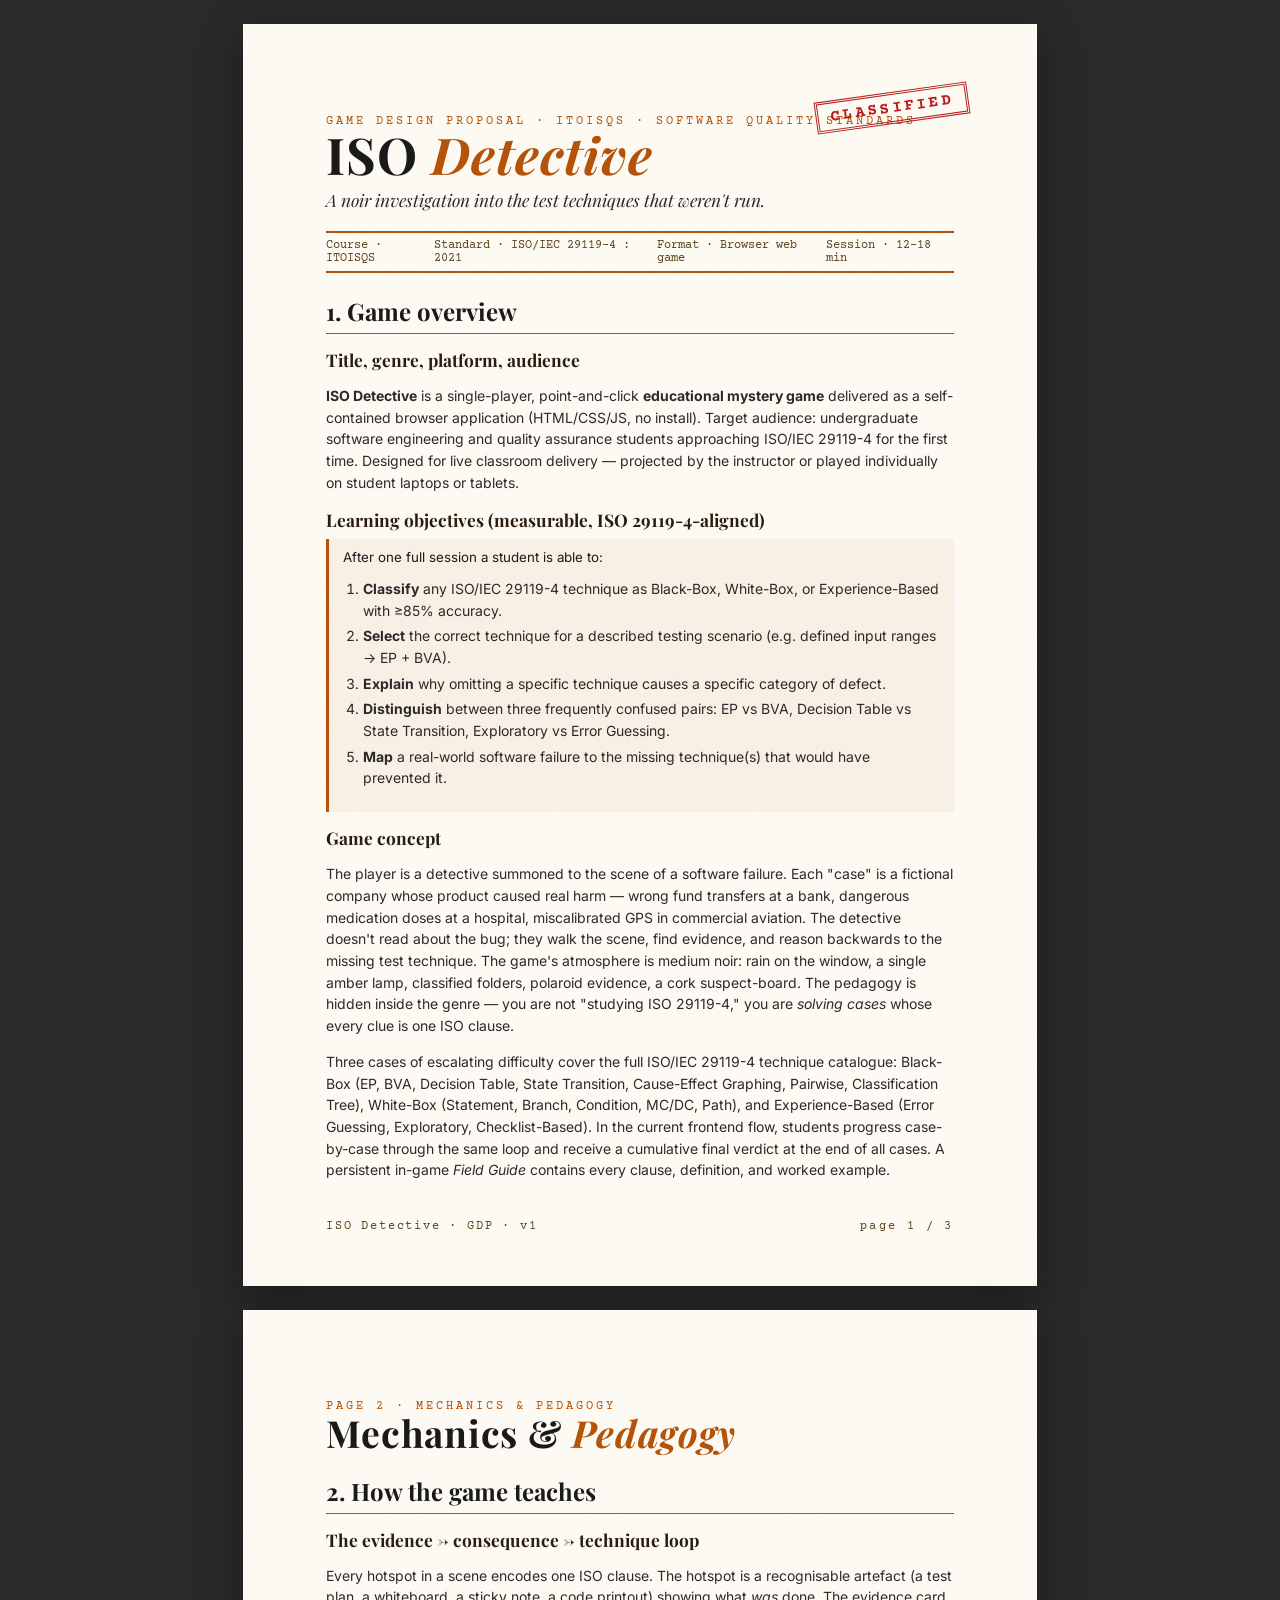
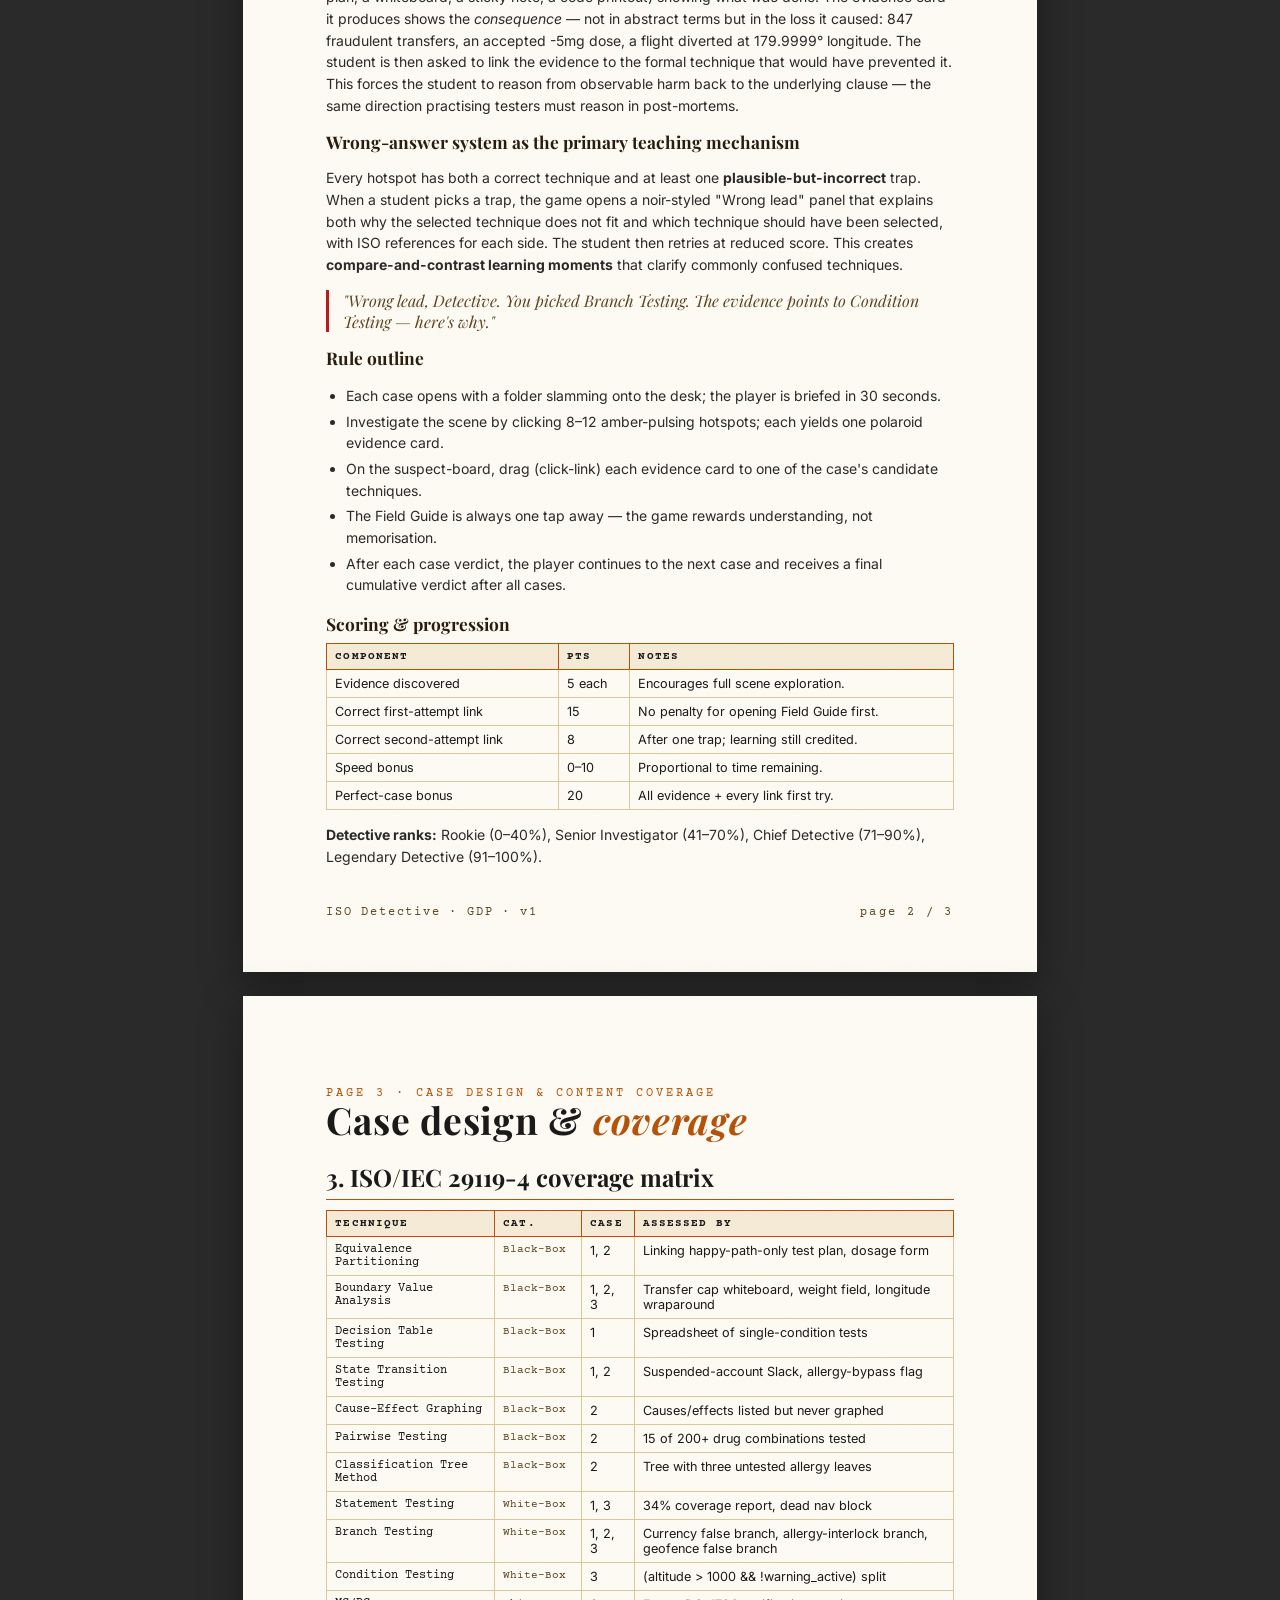
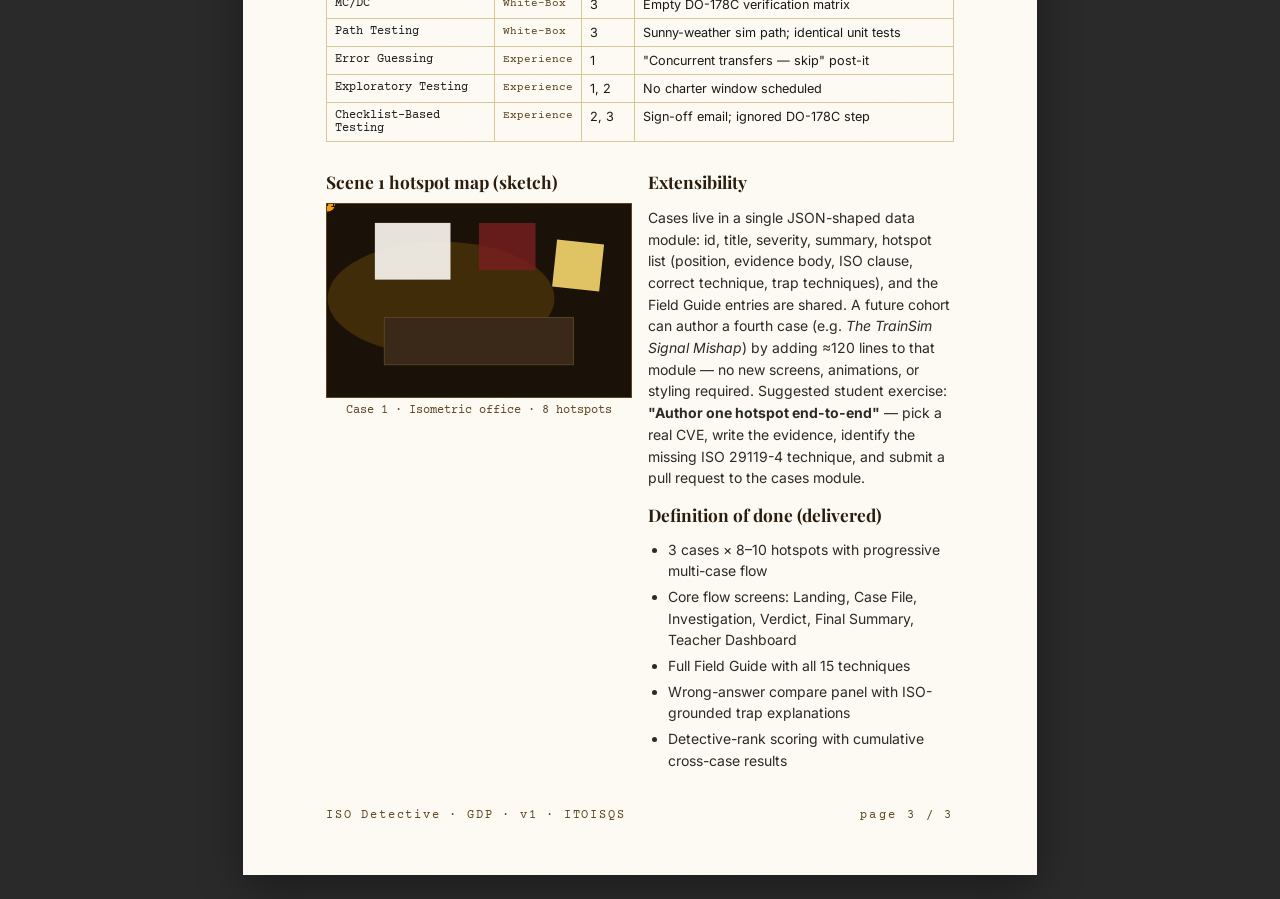
<file: Proposal.html>
<!DOCTYPE html>
<html lang="en">
<head>
<meta charset="UTF-8"/>
<title>ISO Detective — Game Design Proposal</title>
<link href="https://fonts.googleapis.com/css2?family=Playfair+Display:wght@400;700;900&family=Inter:wght@400;500;600;700&family=Courier+Prime&display=swap" rel="stylesheet"/>
<style>
  * { box-sizing: border-box; }
  body { margin: 0; background: #2a2a2a; font-family: 'Inter', sans-serif; color: #1a1a1a; }
  .page { width: 210mm; min-height: 297mm; background: #fdfaf3; margin: 24px auto; padding: 24mm 22mm;
    box-shadow: 0 12px 40px rgba(0,0,0,0.35); position: relative; }
  .page::after { content: ""; position: absolute; inset: 0; pointer-events: none;
    background: url("data:image/svg+xml;utf8,<svg xmlns='http://www.w3.org/2000/svg' width='200' height='200'><filter id='n'><feTurbulence baseFrequency='0.9'/></filter><rect width='100%' height='100%' filter='url(%23n)' opacity='0.4'/></svg>");
    opacity: 0.04; mix-blend-mode: multiply; }
  h1, h2, h3 { font-family: 'Playfair Display', serif; }
  h1 { font-size: 38pt; margin: 0; line-height: 1.05; letter-spacing: 0.02em; }
  h1 em { color: #b45309; font-style: italic; }
  h2 { font-size: 18pt; margin: 22px 0 10px; border-bottom: 1px solid #b45309; padding-bottom: 6px; }
  h3 { font-size: 13pt; margin: 14px 0 4px; color: #2a1d0e; }
  p, li { font-size: 10.5pt; line-height: 1.55; color: #2a2a2a; }
  .eyebrow { font-family: 'Courier Prime', monospace; color: #b45309; font-size: 9pt;
    letter-spacing: 0.25em; text-transform: uppercase; }
  .meta { display: flex; justify-content: space-between; margin-top: 12px;
    font-family: 'Courier Prime', monospace; font-size: 9pt; color: #5b4520;
    border-top: 2px double #b45309; border-bottom: 2px double #b45309; padding: 6px 0; }
  .pno { position: absolute; bottom: 14mm; right: 22mm; font-family: 'Courier Prime', monospace;
    font-size: 9pt; color: #5b4520; letter-spacing: 0.2em; }
  .footer { position: absolute; bottom: 14mm; left: 22mm; font-family: 'Courier Prime', monospace;
    font-size: 9pt; color: #5b4520; letter-spacing: 0.15em; }
  .stamp { position: absolute; top: 18mm; right: 18mm; transform: rotate(-8deg);
    font-family: 'Courier Prime', monospace; font-weight: 700; color: #b91c1c;
    border: 3px double #b91c1c; padding: 4px 12px; font-size: 12pt; letter-spacing: 0.15em; }
  table { width: 100%; border-collapse: collapse; margin: 8px 0 14px; font-size: 9.5pt; }
  th { text-align: left; background: #f4ead6; border: 1px solid #b45309; padding: 6px 8px;
    font-family: 'Courier Prime', monospace; font-size: 8.5pt; letter-spacing: 0.1em; text-transform: uppercase; }
  td { border: 1px solid #d6c898; padding: 6px 8px; vertical-align: top; }
  td.tech { font-family: 'Courier Prime', monospace; font-size: 9pt; }
  td.cat { font-family: 'Courier Prime', monospace; font-size: 8.5pt; color: #5b4520; }
  .bullets { padding-left: 20px; }
  .bullets li { margin-bottom: 4px; }
  .obj { background: rgba(180, 83, 9, 0.06); border-left: 3px solid #b45309; padding: 10px 14px;
    margin: 8px 0; font-size: 10pt; }
  .quote { font-family: 'Playfair Display', serif; font-style: italic; font-size: 12pt;
    color: #5b4520; margin: 12px 0; padding-left: 14px; border-left: 3px solid #b91c1c; }
  .grid2 { display: grid; grid-template-columns: 1fr 1fr; gap: 16px; }
  .scene-sketch { border: 1px solid #5b4520; background: #1a1209; aspect-ratio: 16/10;
    position: relative; margin: 10px 0 6px; }
  .caption { font-family: 'Courier Prime', monospace; font-size: 9pt; color: #5b4520;
    text-align: center; }
  @media print {
    body { background: #fff; }
    .page { box-shadow: none; margin: 0; }
    @page { size: A4; margin: 0; }
  }
</style>
</head>
<body>

<!-- PAGE 1 -->
<div class="page">
  <div class="stamp">CLASSIFIED</div>
  <div class="eyebrow">GAME DESIGN PROPOSAL · ITOISQS · SOFTWARE QUALITY STANDARDS</div>
  <h1>ISO <em>Detective</em></h1>
  <p style="font-family:'Playfair Display',serif;font-style:italic;font-size:13pt;margin-top:6px;">A noir investigation into the test techniques that weren't run.</p>
  <div class="meta">
    <span>Course · ITOISQS</span>
    <span>Standard · ISO/IEC 29119-4 : 2021</span>
    <span>Format · Browser web game</span>
    <span>Session · 12–18 min</span>
  </div>

  <h2>1. Game overview</h2>
  <h3>Title, genre, platform, audience</h3>
  <p><b>ISO Detective</b> is a single-player, point-and-click <b>educational mystery game</b> delivered as a self-contained browser application (HTML/CSS/JS, no install). Target audience: undergraduate software engineering and quality assurance students approaching ISO/IEC 29119-4 for the first time. Designed for live classroom delivery — projected by the instructor or played individually on student laptops or tablets.</p>

  <h3>Learning objectives (measurable, ISO 29119-4-aligned)</h3>
  <div class="obj">After one full session a student is able to:
    <ol class="bullets">
      <li><b>Classify</b> any ISO/IEC 29119-4 technique as Black-Box, White-Box, or Experience-Based with ≥85% accuracy.</li>
      <li><b>Select</b> the correct technique for a described testing scenario (e.g. defined input ranges → EP + BVA).</li>
      <li><b>Explain</b> why omitting a specific technique causes a specific category of defect.</li>
      <li><b>Distinguish</b> between three frequently confused pairs: EP vs BVA, Decision Table vs State Transition, Exploratory vs Error Guessing.</li>
      <li><b>Map</b> a real-world software failure to the missing technique(s) that would have prevented it.</li>
    </ol>
  </div>

  <h3>Game concept</h3>
  <p>The player is a detective summoned to the scene of a software failure. Each "case" is a fictional company whose product caused real harm — wrong fund transfers at a bank, dangerous medication doses at a hospital, miscalibrated GPS in commercial aviation. The detective doesn't read about the bug; they walk the scene, find evidence, and reason backwards to the missing test technique. The game's atmosphere is medium noir: rain on the window, a single amber lamp, classified folders, polaroid evidence, a cork suspect-board. The pedagogy is hidden inside the genre — you are not "studying ISO 29119-4," you are <i>solving cases</i> whose every clue is one ISO clause.</p>
  <p>Three cases of escalating difficulty cover the full ISO/IEC 29119-4 technique catalogue: Black-Box (EP, BVA, Decision Table, State Transition, Cause-Effect Graphing, Pairwise, Classification Tree), White-Box (Statement, Branch, Condition, MC/DC, Path), and Experience-Based (Error Guessing, Exploratory, Checklist-Based). In the current frontend flow, students progress case-by-case through the same loop and receive a cumulative final verdict at the end of all cases. A persistent in-game <i>Field Guide</i> contains every clause, definition, and worked example.</p>

  <div class="footer">ISO Detective · GDP · v1</div>
  <div class="pno">page 1 / 3</div>
</div>

<!-- PAGE 2 -->
<div class="page">
  <div class="eyebrow">PAGE 2 · MECHANICS &amp; PEDAGOGY</div>
  <h1 style="font-size:28pt;">Mechanics &amp; <em>Pedagogy</em></h1>

  <h2>2. How the game teaches</h2>
  <h3>The evidence → consequence → technique loop</h3>
  <p>Every hotspot in a scene encodes one ISO clause. The hotspot is a recognisable artefact (a test plan, a whiteboard, a sticky note, a code printout) showing what <i>was</i> done. The evidence card it produces shows the <i>consequence</i> — not in abstract terms but in the loss it caused: 847 fraudulent transfers, an accepted -5mg dose, a flight diverted at 179.9999° longitude. The student is then asked to link the evidence to the formal technique that would have prevented it. This forces the student to reason from observable harm back to the underlying clause — the same direction practising testers must reason in post-mortems.</p>

  <h3>Wrong-answer system as the primary teaching mechanism</h3>
  <p>Every hotspot has both a correct technique and at least one <b>plausible-but-incorrect</b> trap. When a student picks a trap, the game opens a noir-styled "Wrong lead" panel that explains both why the selected technique does not fit and which technique should have been selected, with ISO references for each side. The student then retries at reduced score. This creates <b>compare-and-contrast learning moments</b> that clarify commonly confused techniques.</p>
  <div class="quote">"Wrong lead, Detective. You picked Branch Testing. The evidence points to Condition Testing — here's why."</div>

  <h3>Rule outline</h3>
  <ul class="bullets">
    <li>Each case opens with a folder slamming onto the desk; the player is briefed in 30 seconds.</li>
    <li>Investigate the scene by clicking 8–12 amber-pulsing hotspots; each yields one polaroid evidence card.</li>
    <li>On the suspect-board, drag (click-link) each evidence card to one of the case's candidate techniques.</li>
    <li>The Field Guide is always one tap away — the game rewards understanding, not memorisation.</li>
    <li>After each case verdict, the player continues to the next case and receives a final cumulative verdict after all cases.</li>
  </ul>

  <h3>Scoring &amp; progression</h3>
  <table>
    <tr><th>Component</th><th>Pts</th><th>Notes</th></tr>
    <tr><td>Evidence discovered</td><td>5 each</td><td>Encourages full scene exploration.</td></tr>
    <tr><td>Correct first-attempt link</td><td>15</td><td>No penalty for opening Field Guide first.</td></tr>
    <tr><td>Correct second-attempt link</td><td>8</td><td>After one trap; learning still credited.</td></tr>
    <tr><td>Speed bonus</td><td>0–10</td><td>Proportional to time remaining.</td></tr>
    <tr><td>Perfect-case bonus</td><td>20</td><td>All evidence + every link first try.</td></tr>
  </table>
  <p><b>Detective ranks:</b> Rookie (0–40%), Senior Investigator (41–70%), Chief Detective (71–90%), Legendary Detective (91–100%).</p>

  <div class="footer">ISO Detective · GDP · v1</div>
  <div class="pno">page 2 / 3</div>
</div>

<!-- PAGE 3 -->
<div class="page">
  <div class="eyebrow">PAGE 3 · CASE DESIGN &amp; CONTENT COVERAGE</div>
  <h1 style="font-size:28pt;">Case design &amp; <em>coverage</em></h1>

  <h2>3. ISO/IEC 29119-4 coverage matrix</h2>
  <table>
    <tr><th>Technique</th><th>Cat.</th><th>Case</th><th>Assessed by</th></tr>
    <tr><td class="tech">Equivalence Partitioning</td><td class="cat">Black-Box</td><td>1, 2</td><td>Linking happy-path-only test plan, dosage form</td></tr>
    <tr><td class="tech">Boundary Value Analysis</td><td class="cat">Black-Box</td><td>1, 2, 3</td><td>Transfer cap whiteboard, weight field, longitude wraparound</td></tr>
    <tr><td class="tech">Decision Table Testing</td><td class="cat">Black-Box</td><td>1</td><td>Spreadsheet of single-condition tests</td></tr>
    <tr><td class="tech">State Transition Testing</td><td class="cat">Black-Box</td><td>1, 2</td><td>Suspended-account Slack, allergy-bypass flag</td></tr>
    <tr><td class="tech">Cause-Effect Graphing</td><td class="cat">Black-Box</td><td>2</td><td>Causes/effects listed but never graphed</td></tr>
    <tr><td class="tech">Pairwise Testing</td><td class="cat">Black-Box</td><td>2</td><td>15 of 200+ drug combinations tested</td></tr>
    <tr><td class="tech">Classification Tree Method</td><td class="cat">Black-Box</td><td>2</td><td>Tree with three untested allergy leaves</td></tr>
    <tr><td class="tech">Statement Testing</td><td class="cat">White-Box</td><td>1, 3</td><td>34% coverage report, dead nav block</td></tr>
    <tr><td class="tech">Branch Testing</td><td class="cat">White-Box</td><td>1, 2, 3</td><td>Currency false branch, allergy-interlock branch, geofence false branch</td></tr>
    <tr><td class="tech">Condition Testing</td><td class="cat">White-Box</td><td>3</td><td>(altitude &gt; 1000 &amp;&amp; !warning_active) split</td></tr>
    <tr><td class="tech">MC/DC</td><td class="cat">White-Box</td><td>3</td><td>Empty DO-178C verification matrix</td></tr>
    <tr><td class="tech">Path Testing</td><td class="cat">White-Box</td><td>3</td><td>Sunny-weather sim path; identical unit tests</td></tr>
    <tr><td class="tech">Error Guessing</td><td class="cat">Experience</td><td>1</td><td>"Concurrent transfers — skip" post-it</td></tr>
    <tr><td class="tech">Exploratory Testing</td><td class="cat">Experience</td><td>1, 2</td><td>No charter window scheduled</td></tr>
    <tr><td class="tech">Checklist-Based Testing</td><td class="cat">Experience</td><td>2, 3</td><td>Sign-off email; ignored DO-178C step</td></tr>
  </table>

  <div class="grid2">
    <div>
      <h3>Scene 1 hotspot map (sketch)</h3>
      <div class="scene-sketch">
        <svg viewBox="0 0 320 200" style="width:100%;height:100%;">
          <rect width="320" height="200" fill="#1a1209"/>
          <ellipse cx="120" cy="100" rx="120" ry="60" fill="#F59E0B" opacity="0.18"/>
          <rect x="60" y="120" width="200" height="50" fill="#3a2818" stroke="#5b4520"/>
          <rect x="50" y="20" width="80" height="60" fill="#fdfaf3" opacity="0.9"/>
          <rect x="160" y="20" width="60" height="50" fill="#7a1f1f" opacity="0.8"/>
          <rect x="240" y="40" width="50" height="50" fill="#f5d76e" opacity="0.9" transform="rotate(6 265 65)"/>
          {[
            {x:18,y:62},{x:42,y:28},{x:64,y:71},{x:78,y:42},
            {x:28,y:38},{x:8,y:22},{x:56,y:18},{x:88,y:78}
          ].map((p,i)=>(
            <g key={i} transform={`translate(${p.x*3.2} ${p.y*2})`}>
              <circle r="8" fill="#F59E0B"/>
              <text y="3" text-anchor="middle" font-family="monospace" font-size="10" fill="#1a1209" font-weight="700">{i+1}</text>
            </g>
          ))}
        </svg>
      </div>
      <div class="caption">Case 1 · Isometric office · 8 hotspots</div>
    </div>
    <div>
      <h3>Extensibility</h3>
      <p>Cases live in a single JSON-shaped data module: id, title, severity, summary, hotspot list (position, evidence body, ISO clause, correct technique, trap techniques), and the Field Guide entries are shared. A future cohort can author a fourth case (e.g. <i>The TrainSim Signal Mishap</i>) by adding ≈120 lines to that module — no new screens, animations, or styling required. Suggested student exercise: <b>"Author one hotspot end-to-end"</b> — pick a real CVE, write the evidence, identify the missing ISO 29119-4 technique, and submit a pull request to the cases module.</p>

      <h3>Definition of done (delivered)</h3>
      <ul class="bullets" style="font-size:9.5pt;">
        <li>3 cases × 8–10 hotspots with progressive multi-case flow</li>
        <li>Core flow screens: Landing, Case File, Investigation, Verdict, Final Summary, Teacher Dashboard</li>
        <li>Full Field Guide with all 15 techniques</li>
        <li>Wrong-answer compare panel with ISO-grounded trap explanations</li>
        <li>Detective-rank scoring with cumulative cross-case results</li>
      </ul>
    </div>
  </div>

  <div class="footer">ISO Detective · GDP · v1 · ITOISQS</div>
  <div class="pno">page 3 / 3</div>
</div>

</body>
</html>
</file>
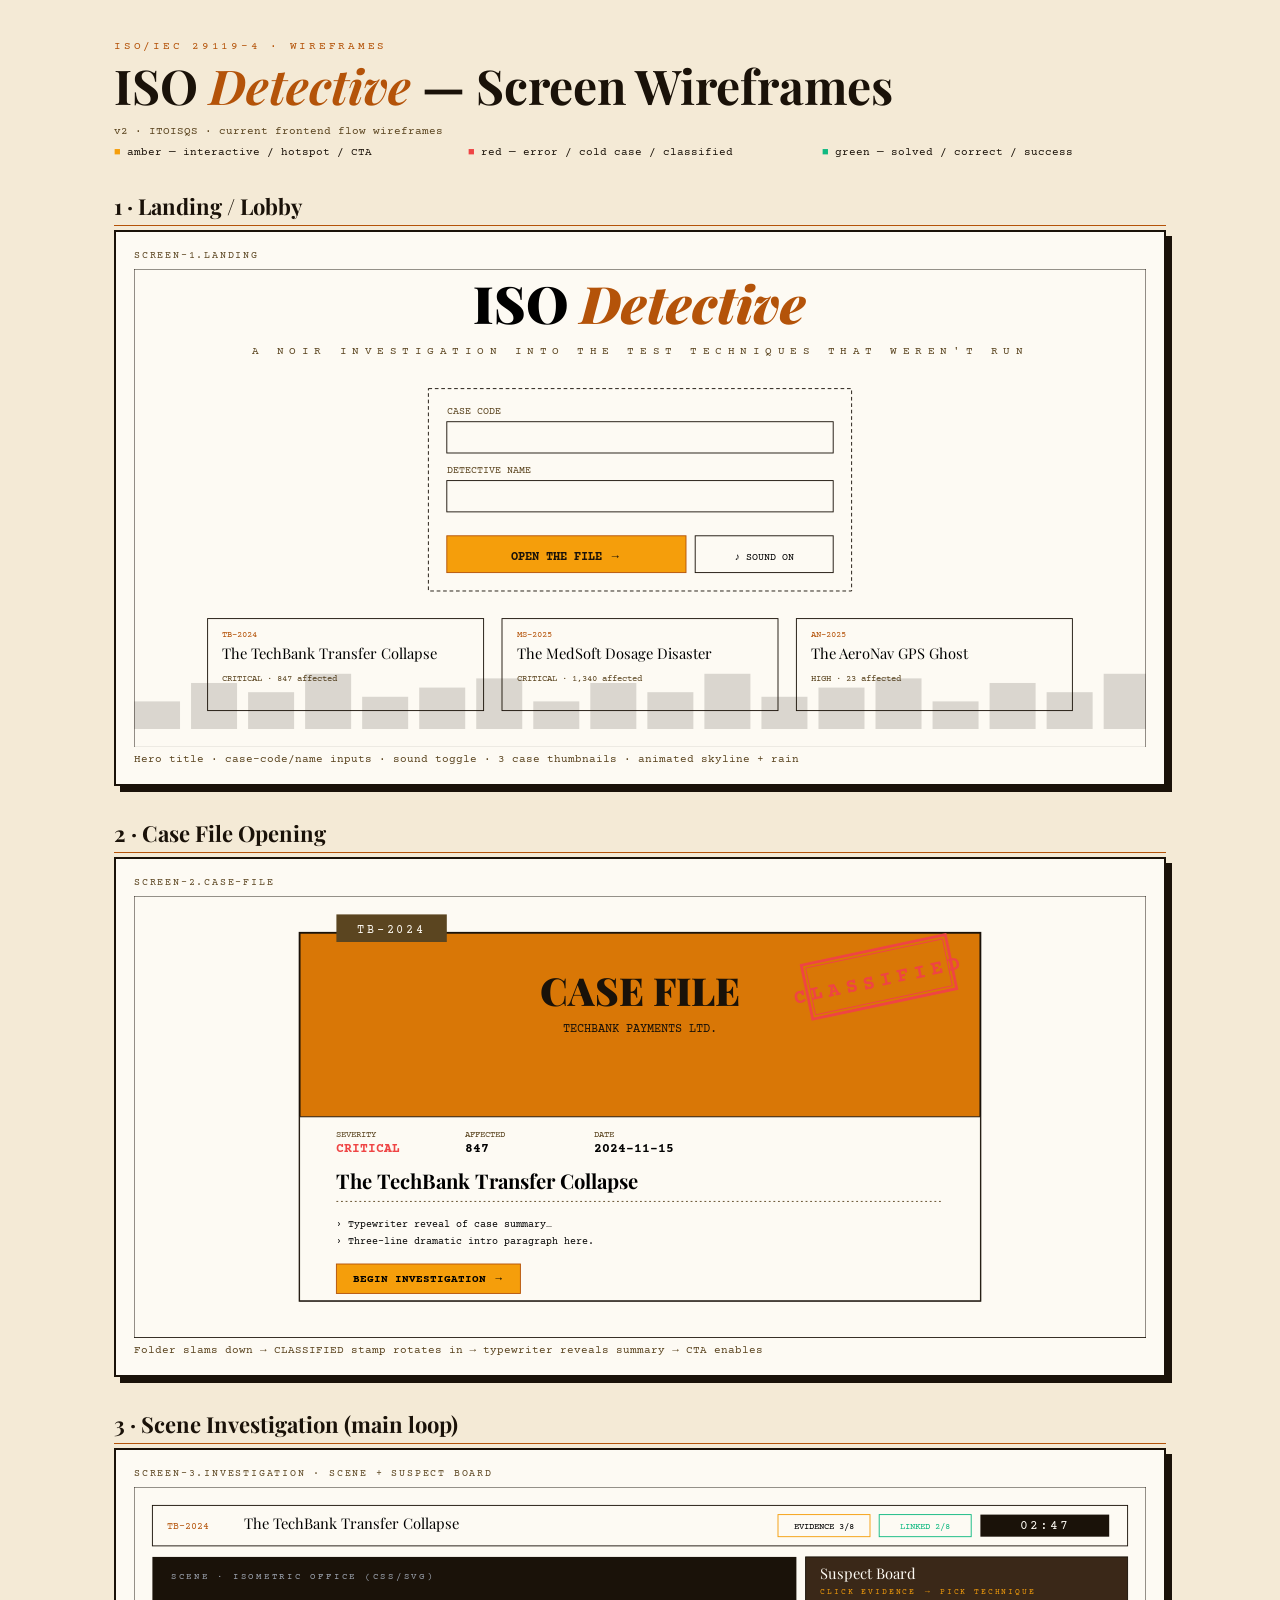
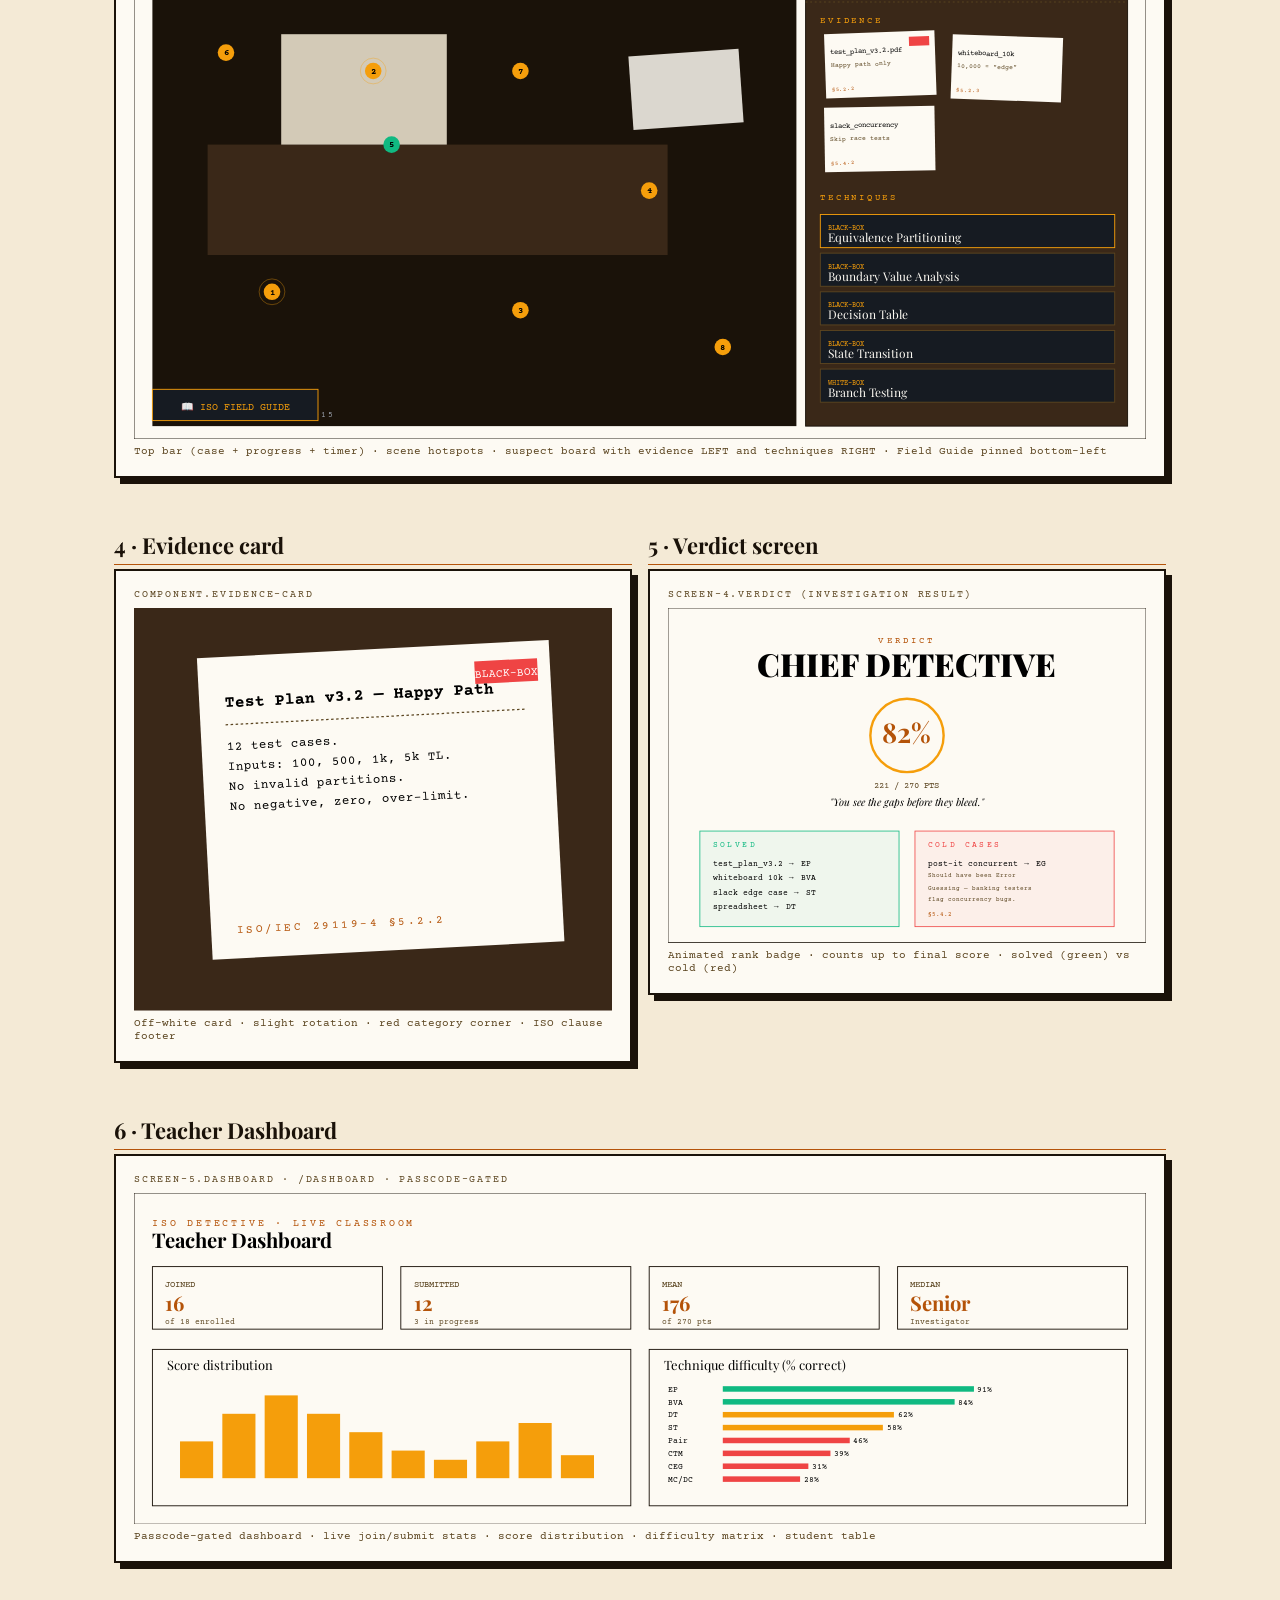
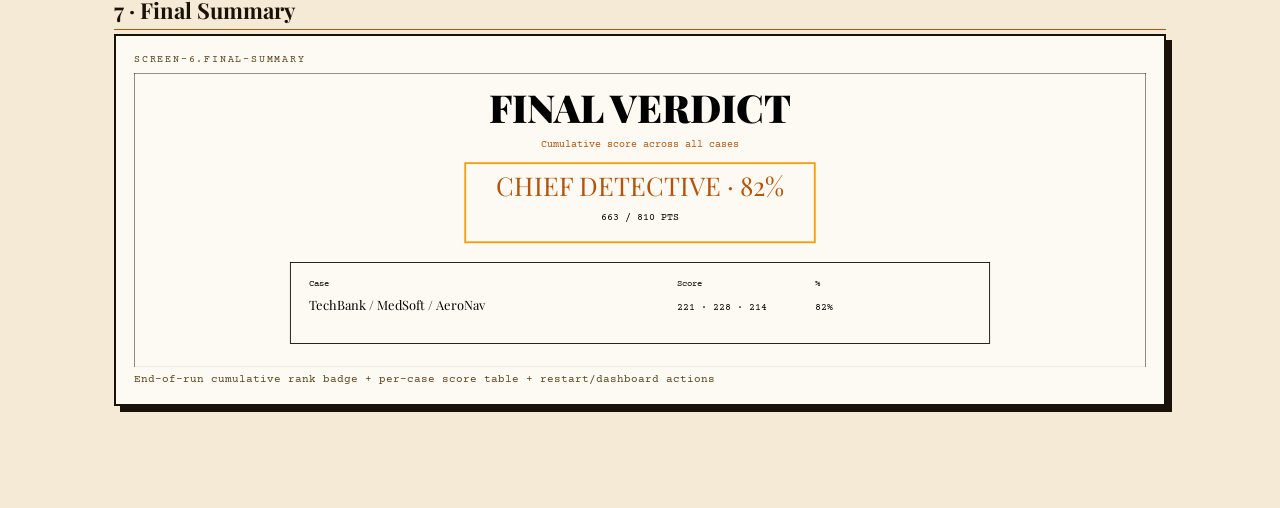
<file: Wireframes.html>
<!DOCTYPE html>
<html lang="en">
<head>
<meta charset="UTF-8"/>
<title>ISO Detective — Wireframes</title>
<link href="https://fonts.googleapis.com/css2?family=Playfair+Display:wght@700;900&family=Inter:wght@400;500;600&family=Courier+Prime&display=swap" rel="stylesheet"/>
<style>
  * { box-sizing: border-box; }
  body { margin: 0; background: #f4ead6; font-family: 'Inter', sans-serif; color: #1a1209; }
  .wrap { max-width: 1100px; margin: 0 auto; padding: 40px 24px 80px; }
  h1 { font-family: 'Playfair Display', serif; font-size: 48px; margin: 0 0 8px; }
  h1 em { color: #b45309; font-style: italic; }
  h2 { font-family: 'Playfair Display', serif; font-size: 22px; margin: 32px 0 4px;
    border-bottom: 1px solid #b45309; padding-bottom: 4px; }
  .eyebrow { font-family: 'Courier Prime', monospace; color: #b45309;
    letter-spacing: 0.25em; text-transform: uppercase; font-size: 11px; }
  .meta { font-family: 'Courier Prime', monospace; font-size: 11px; color: #5b4520; margin-top: 6px; }
  .frame { background: #fdfaf3; border: 2px solid #1a1209; padding: 18px;
    box-shadow: 6px 6px 0 #1a1209; margin-bottom: 20px; }
  .frame .label { font-family: 'Courier Prime', monospace; font-size: 10px;
    letter-spacing: 0.18em; color: #5b4520; text-transform: uppercase; margin-bottom: 8px; }
  svg.wf { width: 100%; height: auto; display: block; background: #fdfaf3; }
  .caption { font-family: 'Courier Prime', monospace; font-size: 11px; color: #5b4520;
    margin-top: 6px; }
  .legend { display: grid; grid-template-columns: repeat(3, 1fr); gap: 10px; font-family: 'Courier Prime', monospace; font-size: 11px; margin: 8px 0 20px; }
  .legend span::before { content: "■"; margin-right: 6px; }
  .a::before { color: #F59E0B; } .r::before { color: #EF4444; } .g::before { color: #10B981; }
  .grid2 { display: grid; grid-template-columns: 1fr 1fr; gap: 16px; }
</style>
</head>
<body>
<div class="wrap">
  <div class="eyebrow">ISO/IEC 29119-4 · WIREFRAMES</div>
  <h1>ISO <em>Detective</em> — Screen Wireframes</h1>
  <div class="meta">v2 · ITOISQS · current frontend flow wireframes</div>

  <div class="legend">
    <span class="a">amber — interactive / hotspot / CTA</span>
    <span class="r">red — error / cold case / classified</span>
    <span class="g">green — solved / correct / success</span>
  </div>

  <h2>1 · Landing / Lobby</h2>
  <div class="frame">
    <div class="label">screen-1.landing</div>
    <svg class="wf" viewBox="0 0 1100 520" xmlns="http://www.w3.org/2000/svg">
      <rect width="1100" height="520" fill="#fdfaf3" stroke="#1a1209"/>
      <text x="550" y="60" text-anchor="middle" font-family="Playfair Display" font-size="56" font-weight="900">ISO <tspan fill="#b45309" font-style="italic">Detective</tspan></text>
      <text x="550" y="92" text-anchor="middle" font-family="Courier Prime" font-size="12" fill="#5b4520" letter-spacing="6">A NOIR INVESTIGATION INTO THE TEST TECHNIQUES THAT WEREN'T RUN</text>
      <rect x="320" y="130" width="460" height="220" fill="none" stroke="#1a1209" stroke-dasharray="4 3"/>
      <text x="340" y="158" font-family="Courier Prime" font-size="11" fill="#5b4520">CASE CODE</text>
      <rect x="340" y="166" width="420" height="34" fill="none" stroke="#1a1209"/>
      <text x="340" y="222" font-family="Courier Prime" font-size="11" fill="#5b4520">DETECTIVE NAME</text>
      <rect x="340" y="230" width="420" height="34" fill="none" stroke="#1a1209"/>
      <rect x="340" y="290" width="260" height="40" fill="#F59E0B" stroke="#b45309"/>
      <text x="470" y="316" text-anchor="middle" font-family="Courier Prime" font-size="13" fill="#1a1209" font-weight="700">OPEN THE FILE →</text>
      <rect x="610" y="290" width="150" height="40" fill="none" stroke="#1a1209"/>
      <text x="685" y="316" text-anchor="middle" font-family="Courier Prime" font-size="11">♪ SOUND ON</text>

      <rect x="80" y="380" width="300" height="100" fill="none" stroke="#1a1209"/>
      <text x="96" y="400" font-family="Courier Prime" font-size="10" fill="#b45309">TB-2024</text>
      <text x="96" y="424" font-family="Playfair Display" font-size="16">The TechBank Transfer Collapse</text>
      <text x="96" y="448" font-family="Courier Prime" font-size="10" fill="#5b4520">CRITICAL · 847 affected</text>

      <rect x="400" y="380" width="300" height="100" fill="none" stroke="#1a1209"/>
      <text x="416" y="400" font-family="Courier Prime" font-size="10" fill="#b45309">MS-2025</text>
      <text x="416" y="424" font-family="Playfair Display" font-size="16">The MedSoft Dosage Disaster</text>
      <text x="416" y="448" font-family="Courier Prime" font-size="10" fill="#5b4520">CRITICAL · 1,340 affected</text>

      <rect x="720" y="380" width="300" height="100" fill="none" stroke="#1a1209"/>
      <text x="736" y="400" font-family="Courier Prime" font-size="10" fill="#b45309">AN-2025</text>
      <text x="736" y="424" font-family="Playfair Display" font-size="16">The AeroNav GPS Ghost</text>
      <text x="736" y="448" font-family="Courier Prime" font-size="10" fill="#5b4520">HIGH · 23 affected</text>

      <g opacity="0.15">
        <rect x="0" y="470" width="50" height="30" fill="#1a1209"/>
        <rect x="62" y="450" width="50" height="50" fill="#1a1209"/>
        <rect x="124" y="460" width="50" height="40" fill="#1a1209"/>
        <rect x="186" y="440" width="50" height="60" fill="#1a1209"/>
        <rect x="248" y="465" width="50" height="35" fill="#1a1209"/>
        <rect x="310" y="455" width="50" height="45" fill="#1a1209"/>
        <rect x="372" y="445" width="50" height="55" fill="#1a1209"/>
        <rect x="434" y="470" width="50" height="30" fill="#1a1209"/>
        <rect x="496" y="450" width="50" height="50" fill="#1a1209"/>
        <rect x="558" y="460" width="50" height="40" fill="#1a1209"/>
        <rect x="620" y="440" width="50" height="60" fill="#1a1209"/>
        <rect x="682" y="465" width="50" height="35" fill="#1a1209"/>
        <rect x="744" y="455" width="50" height="45" fill="#1a1209"/>
        <rect x="806" y="445" width="50" height="55" fill="#1a1209"/>
        <rect x="868" y="470" width="50" height="30" fill="#1a1209"/>
        <rect x="930" y="450" width="50" height="50" fill="#1a1209"/>
        <rect x="992" y="460" width="50" height="40" fill="#1a1209"/>
        <rect x="1054" y="440" width="50" height="60" fill="#1a1209"/>
      </g>
    </svg>
    <div class="caption">Hero title · case-code/name inputs · sound toggle · 3 case thumbnails · animated skyline + rain</div>
  </div>

  <h2>2 · Case File Opening</h2>
  <div class="frame">
    <div class="label">screen-2.case-file</div>
    <svg class="wf" viewBox="0 0 1100 480" xmlns="http://www.w3.org/2000/svg">
      <rect width="1100" height="480" fill="#fdfaf3" stroke="#1a1209"/>
      <rect x="180" y="40" width="740" height="400" fill="#d97706" stroke="#1a1209" stroke-width="2"/>
      <rect x="220" y="20" width="120" height="30" fill="#5b4520"/>
      <text x="280" y="40" text-anchor="middle" font-family="Courier Prime" font-size="13" fill="#fdfaf3" letter-spacing="3">TB-2024</text>
      <text x="550" y="120" text-anchor="middle" font-family="Playfair Display" font-size="42" font-weight="900" fill="#1a1209">CASE FILE</text>
      <text x="550" y="148" text-anchor="middle" font-family="Courier Prime" font-size="13" fill="#1a1209">TECHBANK PAYMENTS LTD.</text>
      <g transform="rotate(-12 800 90)">
        <rect x="730" y="60" width="160" height="60" fill="none" stroke="#EF4444" stroke-width="3"/>
        <rect x="734" y="64" width="152" height="52" fill="none" stroke="#EF4444"/>
        <text x="810" y="100" text-anchor="middle" font-family="Courier Prime" font-size="22" fill="#EF4444" font-weight="700" letter-spacing="6">CLASSIFIED</text>
      </g>
      <rect x="180" y="240" width="740" height="200" fill="#fdfaf3" stroke="#1a1209"/>
      <text x="220" y="262" font-family="Courier Prime" font-size="10" fill="#5b4520">SEVERITY</text>
      <text x="220" y="278" font-family="Courier Prime" font-size="14" fill="#EF4444" font-weight="700">CRITICAL</text>
      <text x="360" y="262" font-family="Courier Prime" font-size="10" fill="#5b4520">AFFECTED</text>
      <text x="360" y="278" font-family="Courier Prime" font-size="14" font-weight="700">847</text>
      <text x="500" y="262" font-family="Courier Prime" font-size="10" fill="#5b4520">DATE</text>
      <text x="500" y="278" font-family="Courier Prime" font-size="14" font-weight="700">2024-11-15</text>
      <text x="220" y="318" font-family="Playfair Display" font-size="22" font-weight="700">The TechBank Transfer Collapse</text>
      <line x1="220" y1="332" x2="880" y2="332" stroke="#5b4520" stroke-dasharray="2 3"/>
      <text x="220" y="360" font-family="Courier Prime" font-size="11">› Typewriter reveal of case summary…</text>
      <text x="220" y="378" font-family="Courier Prime" font-size="11">› Three-line dramatic intro paragraph here.</text>
      <rect x="220" y="400" width="200" height="32" fill="#F59E0B" stroke="#b45309"/>
      <text x="320" y="420" text-anchor="middle" font-family="Courier Prime" font-size="12" font-weight="700">BEGIN INVESTIGATION →</text>
    </svg>
    <div class="caption">Folder slams down → CLASSIFIED stamp rotates in → typewriter reveals summary → CTA enables</div>
  </div>

  <h2>3 · Scene Investigation (main loop)</h2>
  <div class="frame">
    <div class="label">screen-3.investigation · scene + suspect board</div>
    <svg class="wf" viewBox="0 0 1100 600" xmlns="http://www.w3.org/2000/svg">
      <rect width="1100" height="600" fill="#fdfaf3" stroke="#1a1209"/>
      <rect x="20" y="20" width="1060" height="44" fill="none" stroke="#1a1209"/>
      <text x="36" y="46" font-family="Courier Prime" font-size="11" fill="#b45309">TB-2024</text>
      <text x="120" y="46" font-family="Playfair Display" font-size="16">The TechBank Transfer Collapse</text>
      <rect x="700" y="30" width="100" height="24" fill="none" stroke="#F59E0B"/>
      <text x="750" y="46" text-anchor="middle" font-family="Courier Prime" font-size="10">EVIDENCE 3/8</text>
      <rect x="810" y="30" width="100" height="24" fill="none" stroke="#10B981"/>
      <text x="860" y="46" text-anchor="middle" font-family="Courier Prime" font-size="10" fill="#10B981">LINKED 2/8</text>
      <rect x="920" y="30" width="140" height="24" fill="#1a1209"/>
      <text x="990" y="46" text-anchor="middle" font-family="Courier Prime" font-size="14" fill="#fdfaf3" letter-spacing="2">02:47</text>

      <rect x="20" y="76" width="700" height="510" fill="#1a1209"/>
      <text x="40" y="100" font-family="Courier Prime" font-size="10" fill="#9CA3AF" letter-spacing="3">SCENE · ISOMETRIC OFFICE (CSS/SVG)</text>
      <rect x="80" y="280" width="500" height="120" fill="#3a2818"/>
      <rect x="160" y="160" width="180" height="120" fill="#f4ead6" opacity="0.85"/>
      <rect x="540" y="180" width="120" height="80" fill="#fdfaf3" opacity="0.85" transform="rotate(-4 600 220)"/>

      <g>
        <circle cx="150" cy="440" r="14" fill="none" stroke="#F59E0B" opacity="0.4"/>
        <circle cx="150" cy="440" r="9" fill="#F59E0B"/>
        <text x="150" y="443" text-anchor="middle" font-family="Courier Prime" font-size="10" font-weight="700">1</text>
        <circle cx="260" cy="200" r="14" fill="none" stroke="#F59E0B" opacity="0.4"/>
        <circle cx="260" cy="200" r="9" fill="#F59E0B"/>
        <text x="260" y="203" text-anchor="middle" font-family="Courier Prime" font-size="10" font-weight="700">2</text>
        <circle cx="420" cy="460" r="9" fill="#F59E0B"/>
        <text x="420" y="463" text-anchor="middle" font-family="Courier Prime" font-size="10" font-weight="700">3</text>
        <circle cx="560" cy="330" r="9" fill="#F59E0B"/>
        <text x="560" y="333" text-anchor="middle" font-family="Courier Prime" font-size="10" font-weight="700">4</text>
        <circle cx="280" cy="280" r="9" fill="#10B981"/>
        <text x="280" y="283" text-anchor="middle" font-family="Courier Prime" font-size="10" font-weight="700">5</text>
        <circle cx="100" cy="180" r="9" fill="#F59E0B"/>
        <text x="100" y="183" text-anchor="middle" font-family="Courier Prime" font-size="10" font-weight="700">6</text>
        <circle cx="420" cy="200" r="9" fill="#F59E0B"/>
        <text x="420" y="203" text-anchor="middle" font-family="Courier Prime" font-size="10" font-weight="700">7</text>
        <circle cx="640" cy="500" r="9" fill="#F59E0B"/>
        <text x="640" y="503" text-anchor="middle" font-family="Courier Prime" font-size="10" font-weight="700">8</text>
      </g>
      <text x="40" y="576" font-family="Courier Prime" font-size="9" fill="#9CA3AF" letter-spacing="2">TECHBANK HQ · 2024-11-15</text>

      <rect x="730" y="76" width="350" height="510" fill="#3a2818" stroke="#1a1209"/>
      <text x="746" y="100" font-family="Playfair Display" font-size="16" fill="#fdfaf3">Suspect Board</text>
      <text x="746" y="116" font-family="Courier Prime" font-size="9" fill="#F59E0B" letter-spacing="2">CLICK EVIDENCE → PICK TECHNIQUE</text>
      <line x1="730" y1="125" x2="1080" y2="125" stroke="#5b4520" stroke-dasharray="2 3"/>
      <text x="746" y="148" font-family="Courier Prime" font-size="10" fill="#F59E0B" letter-spacing="3">EVIDENCE</text>

      <g transform="translate(750 160) rotate(-2)">
        <rect width="120" height="70" fill="#fdfaf3"/>
        <rect x="92" y="6" width="22" height="10" fill="#EF4444"/>
        <text x="6" y="22" font-family="Courier Prime" font-size="8">test_plan_v3.2.pdf</text>
        <text x="6" y="36" font-family="Courier Prime" font-size="7" fill="#5b4520">Happy path only</text>
        <text x="6" y="62" font-family="Courier Prime" font-size="6" fill="#b45309">§5.2.2</text>
      </g>
      <g transform="translate(890 160) rotate(2)">
        <rect width="120" height="70" fill="#fdfaf3"/>
        <text x="6" y="22" font-family="Courier Prime" font-size="8">whiteboard_10k</text>
        <text x="6" y="36" font-family="Courier Prime" font-size="7" fill="#5b4520">10,000 = "edge"</text>
        <text x="6" y="62" font-family="Courier Prime" font-size="6" fill="#b45309">§5.2.3</text>
      </g>
      <g transform="translate(750 240) rotate(-1)">
        <rect width="120" height="70" fill="#fdfaf3"/>
        <text x="6" y="22" font-family="Courier Prime" font-size="8">slack_concurrency</text>
        <text x="6" y="36" font-family="Courier Prime" font-size="7" fill="#5b4520">Skip race tests</text>
        <text x="6" y="62" font-family="Courier Prime" font-size="6" fill="#b45309">§5.4.2</text>
      </g>

      <text x="746" y="340" font-family="Courier Prime" font-size="10" fill="#F59E0B" letter-spacing="3">TECHNIQUES</text>
      <g>
        <rect x="746" y="356" width="320" height="36" fill="#161B22" stroke="#F59E0B"/>
        <text x="754" y="373" font-family="Courier Prime" font-size="8" fill="#F59E0B">BLACK-BOX</text>
        <text x="754" y="386" font-family="Playfair Display" font-size="13" fill="#fdfaf3">Equivalence Partitioning</text>

        <rect x="746" y="398" width="320" height="36" fill="#161B22" stroke="#5b4520"/>
        <text x="754" y="415" font-family="Courier Prime" font-size="8" fill="#F59E0B">BLACK-BOX</text>
        <text x="754" y="428" font-family="Playfair Display" font-size="13" fill="#fdfaf3">Boundary Value Analysis</text>

        <rect x="746" y="440" width="320" height="36" fill="#161B22" stroke="#5b4520"/>
        <text x="754" y="457" font-family="Courier Prime" font-size="8" fill="#F59E0B">BLACK-BOX</text>
        <text x="754" y="470" font-family="Playfair Display" font-size="13" fill="#fdfaf3">Decision Table</text>

        <rect x="746" y="482" width="320" height="36" fill="#161B22" stroke="#5b4520"/>
        <text x="754" y="499" font-family="Courier Prime" font-size="8" fill="#F59E0B">BLACK-BOX</text>
        <text x="754" y="512" font-family="Playfair Display" font-size="13" fill="#fdfaf3">State Transition</text>

        <rect x="746" y="524" width="320" height="36" fill="#161B22" stroke="#5b4520"/>
        <text x="754" y="541" font-family="Courier Prime" font-size="8" fill="#F59E0B">WHITE-BOX</text>
        <text x="754" y="554" font-family="Playfair Display" font-size="13" fill="#fdfaf3">Branch Testing</text>
      </g>

      <rect x="20" y="546" width="180" height="34" fill="#161B22" stroke="#F59E0B"/>
      <text x="110" y="568" text-anchor="middle" font-family="Courier Prime" font-size="11" fill="#F59E0B">📖 ISO FIELD GUIDE</text>
    </svg>
    <div class="caption">Top bar (case + progress + timer) · scene hotspots · suspect board with evidence LEFT and techniques RIGHT · Field Guide pinned bottom-left</div>
  </div>

  <div class="grid2">
    <div>
      <h2>4 · Evidence card</h2>
      <div class="frame">
        <div class="label">component.evidence-card</div>
        <svg class="wf" viewBox="0 0 380 320" xmlns="http://www.w3.org/2000/svg">
          <rect width="380" height="320" fill="#3a2818"/>
          <g transform="translate(50 40) rotate(-3)">
            <rect width="280" height="240" fill="#fdfaf3"/>
            <rect x="220" y="14" width="50" height="18" fill="#EF4444"/>
            <text x="245" y="27" text-anchor="middle" font-family="Courier Prime" font-size="9" fill="#fff">BLACK-BOX</text>
            <text x="20" y="40" font-family="Courier Prime" font-weight="700" font-size="13">Test Plan v3.2 — Happy Path</text>
            <line x1="20" y1="54" x2="260" y2="54" stroke="#5b4520" stroke-dasharray="2 2"/>
            <text x="20" y="74" font-family="Courier Prime" font-size="10">12 test cases.</text>
            <text x="20" y="90" font-family="Courier Prime" font-size="10">Inputs: 100, 500, 1k, 5k TL.</text>
            <text x="20" y="106" font-family="Courier Prime" font-size="10">No invalid partitions.</text>
            <text x="20" y="122" font-family="Courier Prime" font-size="10">No negative, zero, over-limit.</text>
            <text x="20" y="220" font-family="Courier Prime" font-size="9" fill="#b45309" letter-spacing="2">ISO/IEC 29119-4 §5.2.2</text>
          </g>
        </svg>
        <div class="caption">Off-white card · slight rotation · red category corner · ISO clause footer</div>
      </div>
    </div>
    <div>
      <h2>5 · Verdict screen</h2>
      <div class="frame">
        <div class="label">screen-4.verdict (investigation result)</div>
        <svg class="wf" viewBox="0 0 600 420" xmlns="http://www.w3.org/2000/svg">
          <rect width="600" height="420" fill="#fdfaf3" stroke="#1a1209"/>
          <text x="300" y="44" text-anchor="middle" font-family="Courier Prime" font-size="11" fill="#b45309" letter-spacing="4">VERDICT</text>
          <text x="300" y="86" text-anchor="middle" font-family="Playfair Display" font-size="40" font-weight="900">CHIEF DETECTIVE</text>
          <circle cx="300" cy="160" r="46" fill="none" stroke="#F59E0B" stroke-width="3"/>
          <text x="300" y="170" text-anchor="middle" font-family="Playfair Display" font-size="34" fill="#b45309" font-weight="700">82%</text>
          <text x="300" y="226" text-anchor="middle" font-family="Courier Prime" font-size="11" fill="#5b4520">221 / 270 PTS</text>
          <text x="300" y="248" text-anchor="middle" font-family="Playfair Display" font-style="italic" font-size="13">"You see the gaps before they bleed."</text>
          <rect x="40" y="280" width="250" height="120" fill="rgba(16,185,129,0.06)" stroke="#10B981"/>
          <text x="56" y="300" font-family="Courier Prime" font-size="10" fill="#10B981" letter-spacing="3">SOLVED</text>
          <text x="56" y="324" font-family="Courier Prime" font-size="10">test_plan_v3.2 → EP</text>
          <text x="56" y="342" font-family="Courier Prime" font-size="10">whiteboard 10k → BVA</text>
          <text x="56" y="360" font-family="Courier Prime" font-size="10">slack edge case → ST</text>
          <text x="56" y="378" font-family="Courier Prime" font-size="10">spreadsheet → DT</text>
          <rect x="310" y="280" width="250" height="120" fill="rgba(239,68,68,0.06)" stroke="#EF4444"/>
          <text x="326" y="300" font-family="Courier Prime" font-size="10" fill="#EF4444" letter-spacing="3">COLD CASES</text>
          <text x="326" y="324" font-family="Courier Prime" font-size="10">post-it concurrent → EG</text>
          <text x="326" y="338" font-family="Courier Prime" font-size="8" fill="#5b4520">Should have been Error</text>
          <text x="326" y="354" font-family="Courier Prime" font-size="8" fill="#5b4520">Guessing — banking testers</text>
          <text x="326" y="368" font-family="Courier Prime" font-size="8" fill="#5b4520">flag concurrency bugs.</text>
          <text x="326" y="386" font-family="Courier Prime" font-size="8" fill="#b45309">§5.4.2</text>
        </svg>
        <div class="caption">Animated rank badge · counts up to final score · solved (green) vs cold (red)</div>
      </div>
    </div>
  </div>

  <h2>6 · Teacher Dashboard</h2>
  <div class="frame">
    <div class="label">screen-5.dashboard · /dashboard · passcode-gated</div>
    <svg class="wf" viewBox="0 0 1100 360" xmlns="http://www.w3.org/2000/svg">
      <rect width="1100" height="360" fill="#fdfaf3" stroke="#1a1209"/>
      <text x="20" y="36" font-family="Courier Prime" font-size="11" fill="#b45309" letter-spacing="3">ISO DETECTIVE · LIVE CLASSROOM</text>
      <text x="20" y="60" font-family="Playfair Display" font-size="22" font-weight="700">Teacher Dashboard</text>

      <g transform="translate(20 80)">
        <rect width="250" height="68" fill="none" stroke="#1a1209"/>
        <text x="14" y="22" font-family="Courier Prime" font-size="10" fill="#5b4520">JOINED</text>
        <text x="14" y="48" font-family="Playfair Display" font-size="22" font-weight="700" fill="#b45309">16</text>
        <text x="14" y="62" font-family="Courier Prime" font-size="9" fill="#5b4520">of 18 enrolled</text>
      </g>
      <g transform="translate(290 80)">
        <rect width="250" height="68" fill="none" stroke="#1a1209"/>
        <text x="14" y="22" font-family="Courier Prime" font-size="10" fill="#5b4520">SUBMITTED</text>
        <text x="14" y="48" font-family="Playfair Display" font-size="22" font-weight="700" fill="#b45309">12</text>
        <text x="14" y="62" font-family="Courier Prime" font-size="9" fill="#5b4520">3 in progress</text>
      </g>
      <g transform="translate(560 80)">
        <rect width="250" height="68" fill="none" stroke="#1a1209"/>
        <text x="14" y="22" font-family="Courier Prime" font-size="10" fill="#5b4520">MEAN</text>
        <text x="14" y="48" font-family="Playfair Display" font-size="22" font-weight="700" fill="#b45309">176</text>
        <text x="14" y="62" font-family="Courier Prime" font-size="9" fill="#5b4520">of 270 pts</text>
      </g>
      <g transform="translate(830 80)">
        <rect width="250" height="68" fill="none" stroke="#1a1209"/>
        <text x="14" y="22" font-family="Courier Prime" font-size="10" fill="#5b4520">MEDIAN</text>
        <text x="14" y="48" font-family="Playfair Display" font-size="22" font-weight="700" fill="#b45309">Senior</text>
        <text x="14" y="62" font-family="Courier Prime" font-size="9" fill="#5b4520">Investigator</text>
      </g>

      <rect x="20" y="170" width="520" height="170" fill="none" stroke="#1a1209"/>
      <text x="36" y="192" font-family="Playfair Display" font-size="14">Score distribution</text>
      <rect x="50" y="270" width="36" height="40" fill="#F59E0B"/>
      <rect x="96" y="240" width="36" height="70" fill="#F59E0B"/>
      <rect x="142" y="220" width="36" height="90" fill="#F59E0B"/>
      <rect x="188" y="240" width="36" height="70" fill="#F59E0B"/>
      <rect x="234" y="260" width="36" height="50" fill="#F59E0B"/>
      <rect x="280" y="280" width="36" height="30" fill="#F59E0B"/>
      <rect x="326" y="290" width="36" height="20" fill="#F59E0B"/>
      <rect x="372" y="270" width="36" height="40" fill="#F59E0B"/>
      <rect x="418" y="250" width="36" height="60" fill="#F59E0B"/>
      <rect x="464" y="285" width="36" height="25" fill="#F59E0B"/>

      <rect x="560" y="170" width="520" height="170" fill="none" stroke="#1a1209"/>
      <text x="576" y="192" font-family="Playfair Display" font-size="14">Technique difficulty (% correct)</text>
      <g font-family="Courier Prime" font-size="9">
        <text x="580" y="216">EP</text><rect x="640" y="210" width="273" height="6" fill="#10B981"/><text x="916" y="216">91%</text>
        <text x="580" y="230">BVA</text><rect x="640" y="224" width="252" height="6" fill="#10B981"/><text x="896" y="230">84%</text>
        <text x="580" y="244">DT</text><rect x="640" y="238" width="186" height="6" fill="#F59E0B"/><text x="830" y="244">62%</text>
        <text x="580" y="258">ST</text><rect x="640" y="252" width="174" height="6" fill="#F59E0B"/><text x="818" y="258">58%</text>
        <text x="580" y="272">Pair</text><rect x="640" y="266" width="138" height="6" fill="#EF4444"/><text x="782" y="272">46%</text>
        <text x="580" y="286">CTM</text><rect x="640" y="280" width="117" height="6" fill="#EF4444"/><text x="761" y="286">39%</text>
        <text x="580" y="300">CEG</text><rect x="640" y="294" width="93" height="6" fill="#EF4444"/><text x="737" y="300">31%</text>
        <text x="580" y="314">MC/DC</text><rect x="640" y="308" width="84" height="6" fill="#EF4444"/><text x="728" y="314">28%</text>
      </g>
    </svg>
    <div class="caption">Passcode-gated dashboard · live join/submit stats · score distribution · difficulty matrix · student table</div>
  </div>

  <h2>7 · Final Summary</h2>
  <div class="frame">
    <div class="label">screen-6.final-summary</div>
    <svg class="wf" viewBox="0 0 1100 320" xmlns="http://www.w3.org/2000/svg">
      <rect width="1100" height="320" fill="#fdfaf3" stroke="#1a1209"/>
      <text x="550" y="54" text-anchor="middle" font-family="Playfair Display" font-size="42" font-weight="900">FINAL VERDICT</text>
      <text x="550" y="80" text-anchor="middle" font-family="Courier Prime" font-size="11" fill="#b45309">Cumulative score across all cases</text>
      <rect x="360" y="98" width="380" height="86" fill="none" stroke="#F59E0B" stroke-width="2"/>
      <text x="550" y="134" text-anchor="middle" font-family="Playfair Display" font-size="28" fill="#b45309">CHIEF DETECTIVE · 82%</text>
      <text x="550" y="160" text-anchor="middle" font-family="Courier Prime" font-size="11">663 / 810 PTS</text>
      <rect x="170" y="206" width="760" height="88" fill="none" stroke="#1a1209"/>
      <text x="190" y="232" font-family="Courier Prime" font-size="10">Case</text>
      <text x="590" y="232" font-family="Courier Prime" font-size="10">Score</text>
      <text x="740" y="232" font-family="Courier Prime" font-size="10">%</text>
      <text x="190" y="258" font-family="Playfair Display" font-size="14">TechBank / MedSoft / AeroNav</text>
      <text x="590" y="258" font-family="Courier Prime" font-size="11">221 · 228 · 214</text>
      <text x="740" y="258" font-family="Courier Prime" font-size="11">82%</text>
    </svg>
    <div class="caption">End-of-run cumulative rank badge + per-case score table + restart/dashboard actions</div>
  </div>

</div>
</body>
</html>
</file>
